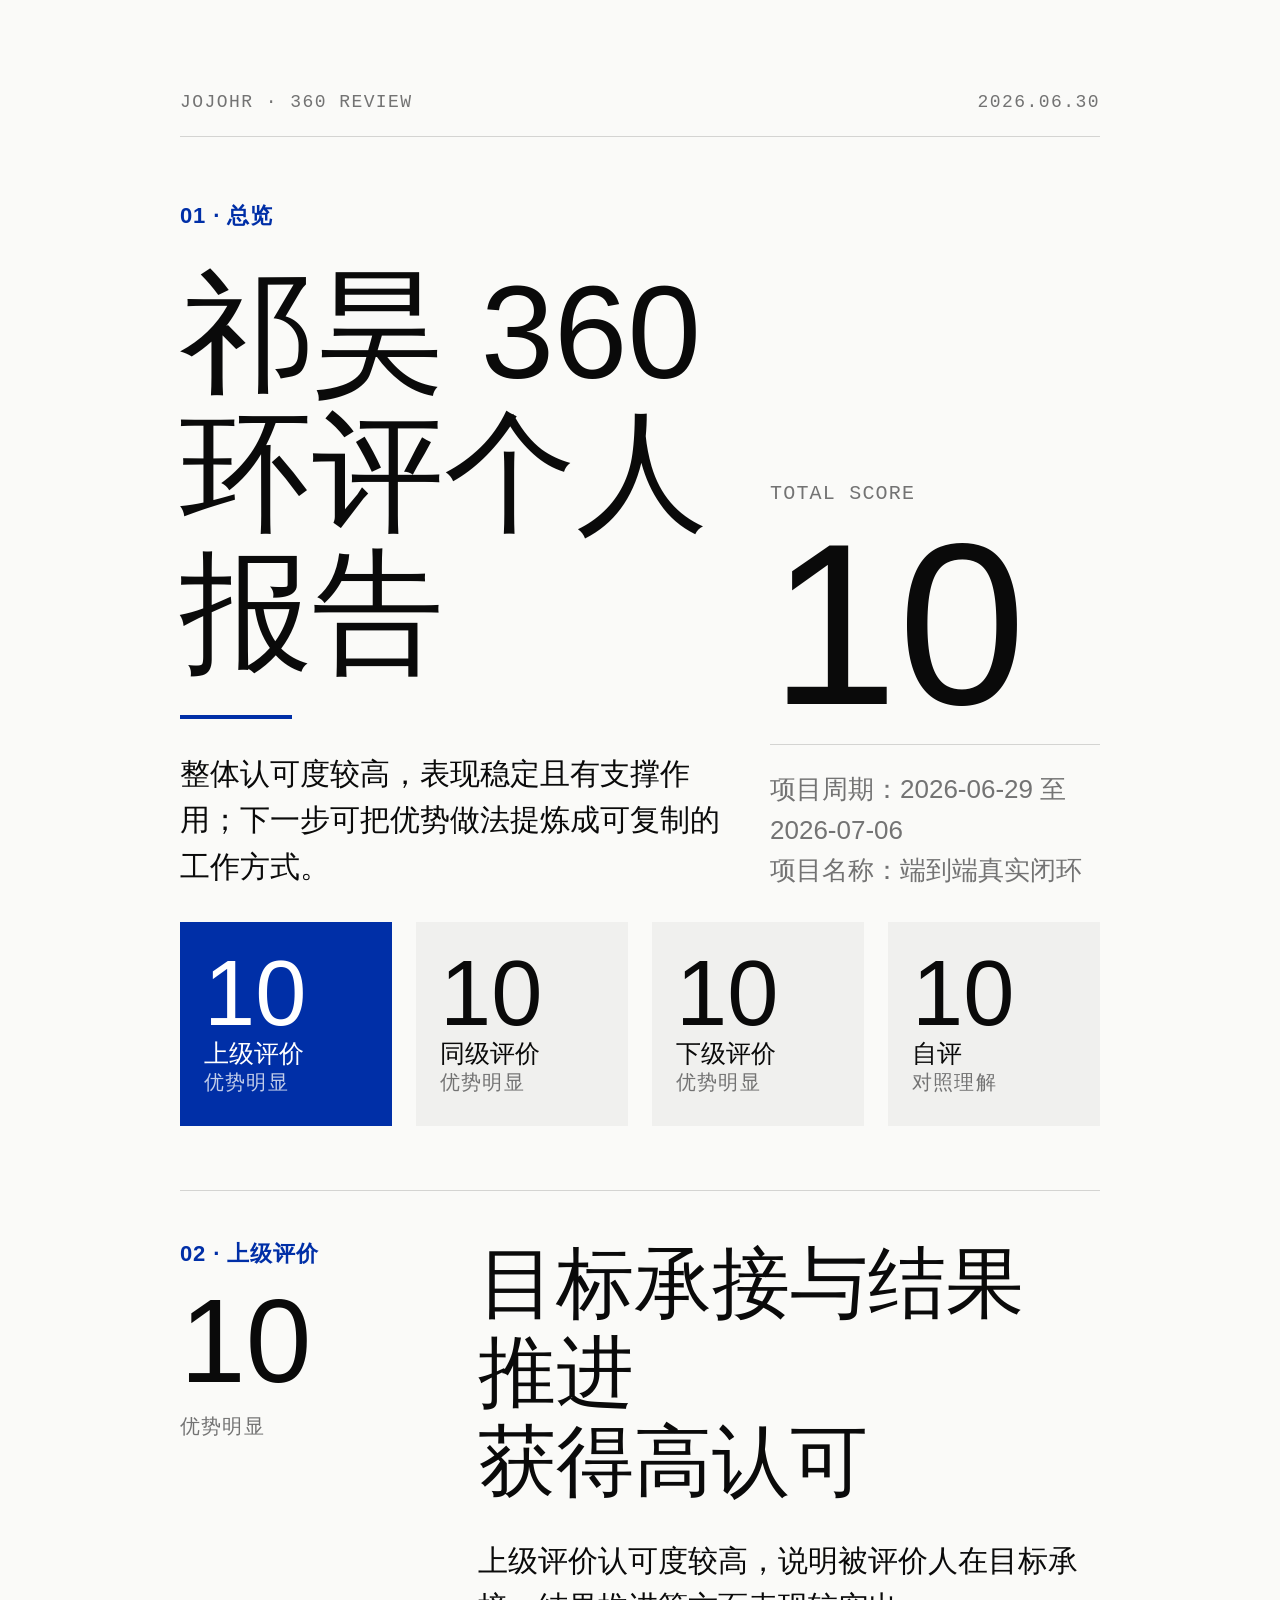
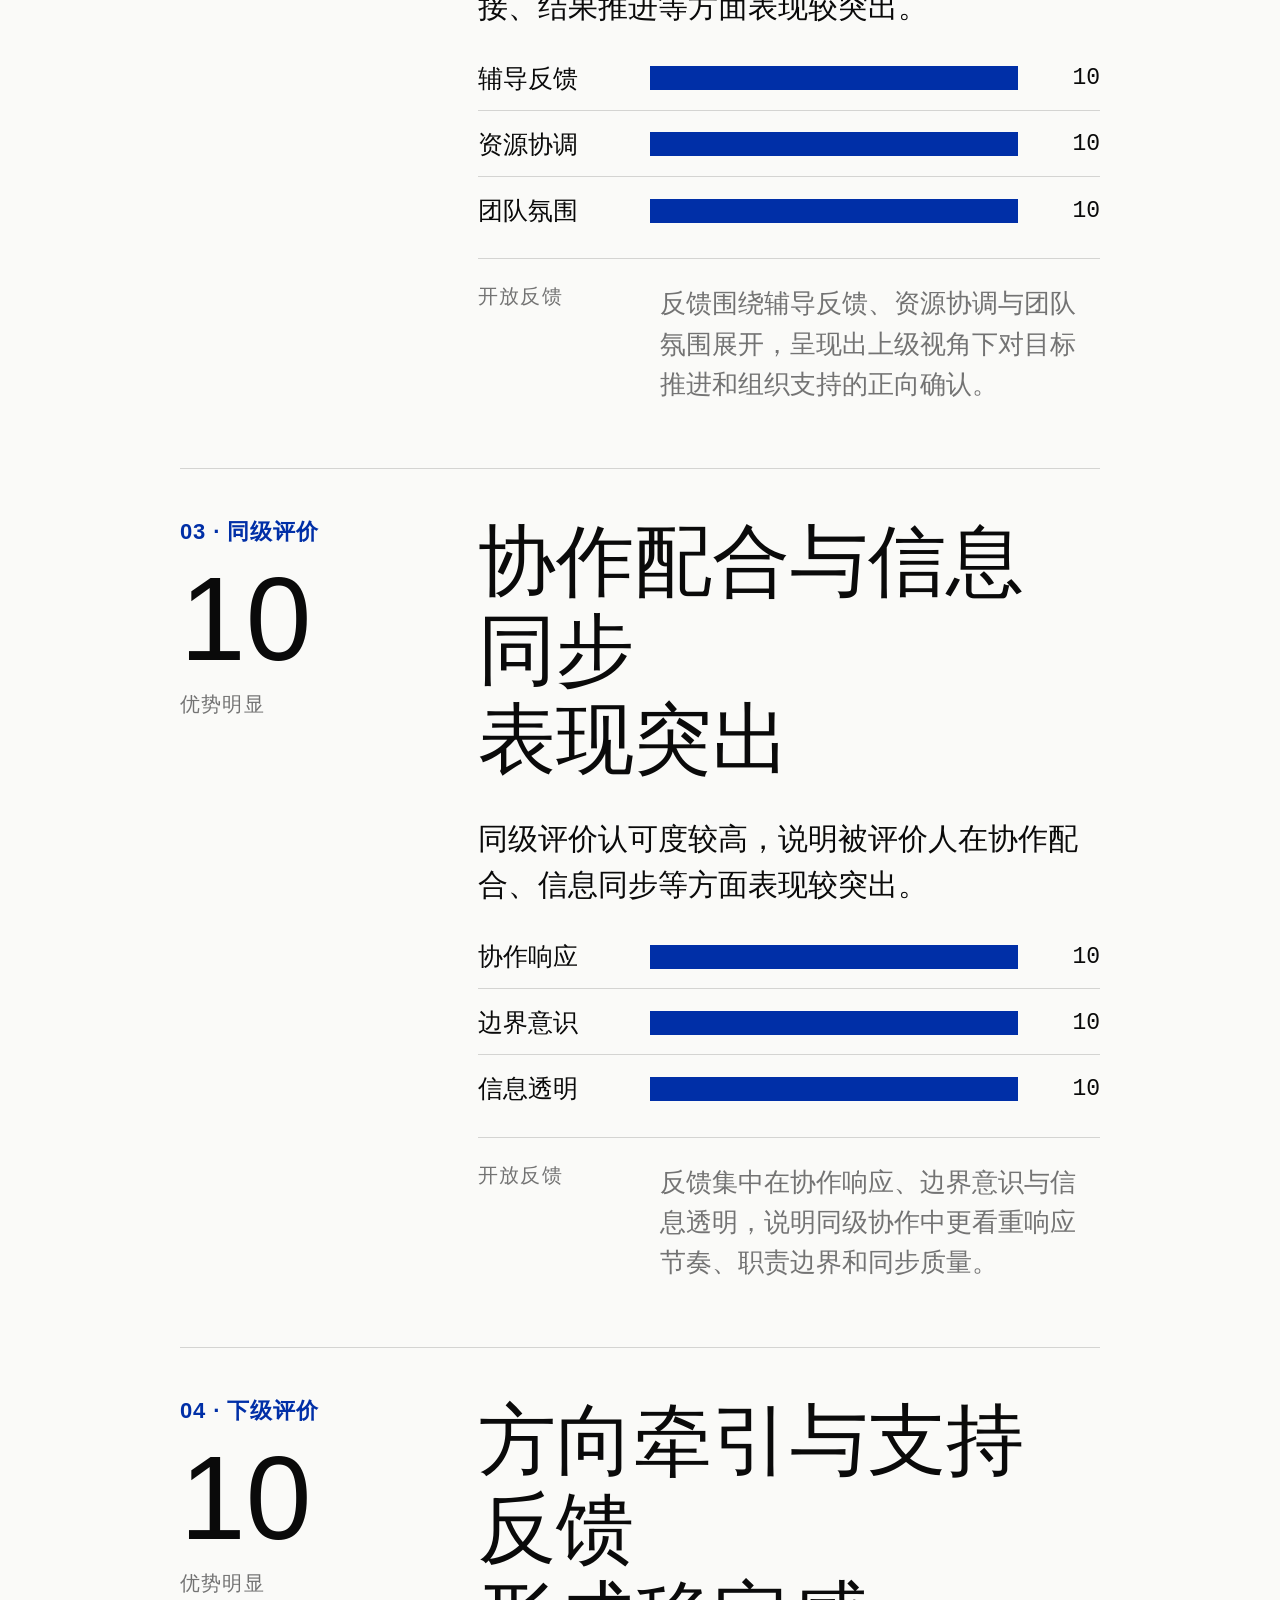
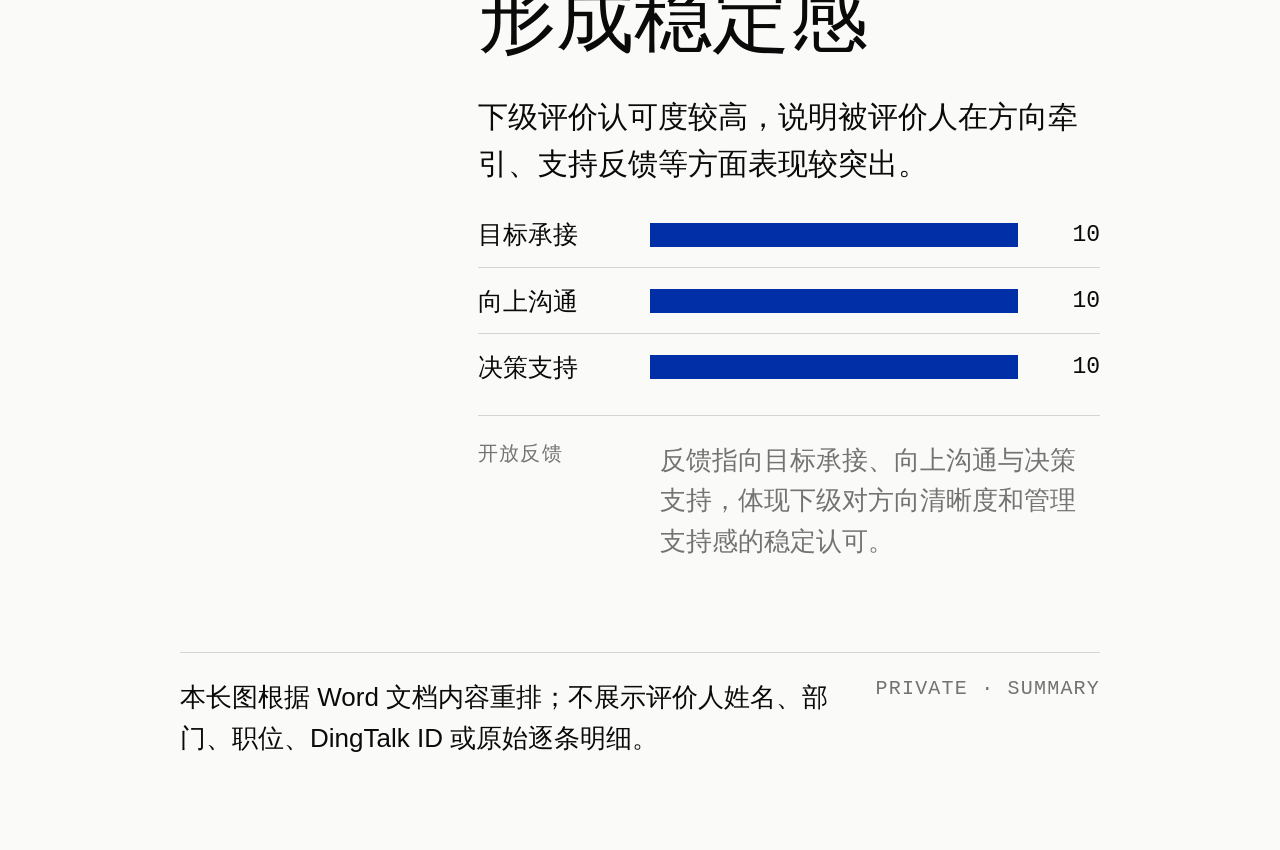
<file: social-card-qi-report-long/index.html>
<!doctype html>
<html lang="zh-CN" data-accent="ikb">
<head>
  <meta charset="utf-8">
  <title>祁昊 360 环评个人报告 · 长图</title>
  <meta name="viewport" content="width=device-width,initial-scale=1">
  <style>
    :root {
      --paper: #fafaf8;
      --ink: #0a0a0a;
      --grey-1: #f0f0ee;
      --grey-2: #d4d4d2;
      --grey-3: #737373;
      --accent: #002FA7;
      --accent-on: #ffffff;
      --sans: "Inter", "Helvetica Neue", Helvetica, "Noto Sans SC", -apple-system, "PingFang SC", "Microsoft YaHei UI", sans-serif;
      --sans-zh: "Noto Sans SC", -apple-system, "PingFang SC", "Microsoft YaHei UI", "Inter", sans-serif;
      --mono: "IBM Plex Mono", ui-monospace, "SF Mono", Consolas, monospace;
      --sp-4: 12px;
      --sp-5: 16px;
      --sp-6: 24px;
      --sp-7: 32px;
      --sp-8: 40px;
      --sp-9: 48px;
      --sp-10: 64px;
      --sp-11: 80px;
      --sp-12: 96px;
    }

    *, *::before, *::after { box-sizing: border-box; }
    html, body { margin: 0; padding: 0; }
    body {
      background: var(--paper);
      font-family: var(--sans);
      color: var(--ink);
      -webkit-font-smoothing: antialiased;
      padding: 0;
    }
    .sheet {
      display: flex;
      flex-direction: column;
      align-items: center;
      gap: 0;
    }
    .poster {
      position: relative;
      width: 1080px;
      height: 4050px;
      overflow: hidden;
      background: var(--paper);
      color: var(--ink);
      isolation: isolate;
    }
    .content {
      width: 100%;
      height: 100%;
      padding: 92px 80px;
      display: flex;
      flex-direction: column;
      gap: var(--sp-10);
      position: relative;
      z-index: 2;
    }
    .stack { display: flex; flex-direction: column; }
    .row { display: flex; flex-direction: row; }
    .gap-4 { gap: var(--sp-4); }
    .gap-5 { gap: var(--sp-5); }
    .gap-6 { gap: var(--sp-6); }
    .gap-7 { gap: var(--sp-7); }
    .gap-8 { gap: var(--sp-8); }
    .gap-9 { gap: var(--sp-9); }
    .grow { flex: 1; }
    .chrome-min {
      display: flex;
      justify-content: space-between;
      align-items: center;
      font-family: var(--mono);
      font-size: 18px;
      letter-spacing: .08em;
      text-transform: uppercase;
      color: var(--grey-3);
      padding-bottom: var(--sp-6);
      border-bottom: 1px solid var(--grey-2);
    }
    .t-cat {
      font-family: var(--sans);
      font-weight: 600;
      font-size: 22px;
      letter-spacing: .04em;
      text-transform: uppercase;
      color: var(--accent);
      margin: 0;
    }
    .t-meta {
      font-family: var(--mono);
      font-weight: 500;
      font-size: 20px;
      letter-spacing: .06em;
      text-transform: uppercase;
      color: var(--grey-3);
      margin: 0;
    }
    .h-statement {
      font-family: var(--sans);
      font-weight: 200;
      font-size: 132px;
      line-height: 1.06;
      letter-spacing: 0;
      margin: 0;
      color: var(--ink);
    }
    .h-xl {
      font-family: var(--sans);
      font-weight: 300;
      font-size: 78px;
      line-height: 1.14;
      letter-spacing: 0;
      margin: 0;
      color: var(--ink);
    }
    .h-md {
      font-family: var(--sans);
      font-weight: 400;
      font-size: 46px;
      line-height: 1.2;
      letter-spacing: 0;
      margin: 0;
      color: var(--ink);
    }
    .lead {
      font-family: var(--sans-zh);
      font-size: 30px;
      font-weight: 400;
      line-height: 1.55;
      margin: 0;
    }
    .body {
      font-family: var(--sans-zh);
      font-size: 26px;
      font-weight: 400;
      line-height: 1.55;
      margin: 0;
    }
    .num-mega {
      font-family: var(--sans);
      font-size: 230px;
      font-weight: 200;
      line-height: .9;
      letter-spacing: 0;
      margin: 0;
    }
    .num-xl {
      font-family: var(--sans);
      font-size: 118px;
      font-weight: 200;
      line-height: .95;
      letter-spacing: 0;
      margin: 0;
    }
    .hr-accent {
      width: 112px;
      height: 4px;
      border: 0;
      background: var(--accent);
      margin: 0;
    }
    .section {
      display: flex;
      flex-direction: column;
      gap: var(--sp-7);
    }
    .hero-grid {
      display: grid;
      grid-template-columns: 1fr 330px;
      gap: var(--sp-9);
      align-items: end;
    }
    .hero-note {
      border-top: 1px solid var(--grey-2);
      padding-top: var(--sp-6);
      color: var(--grey-3);
    }
    .kpi-row {
      display: grid;
      grid-template-columns: repeat(4, 1fr);
      gap: var(--sp-6);
    }
    .kpi {
      background: var(--grey-1);
      padding: 28px 24px 30px;
      min-height: 188px;
      display: flex;
      flex-direction: column;
      justify-content: space-between;
    }
    .kpi.accent {
      background: var(--accent);
      color: var(--accent-on);
    }
    .kpi.accent .t-meta { color: rgba(255,255,255,.76); }
    .kpi .score {
      font-family: var(--sans);
      font-size: 92px;
      font-weight: 200;
      line-height: .95;
      margin: 0;
      letter-spacing: 0;
    }
    .kpi .label {
      font-family: var(--sans-zh);
      font-size: 25px;
      font-weight: 500;
      line-height: 1.25;
      margin: 0;
    }
    .bar-list {
      display: grid;
      gap: 22px;
    }
    .mini-bars {
      display: grid;
      gap: 18px;
    }
    .mini-bars .bar-row {
      grid-template-columns: 150px 1fr 60px;
      gap: 22px;
      padding-bottom: 16px;
    }
    .mini-bars .bar-label {
      font-size: 25px;
    }
    .mini-bars .track {
      height: 24px;
    }
    .mini-bars .bar-val {
      font-size: 23px;
    }
    .bar-row {
      display: grid;
      grid-template-columns: 190px 1fr 74px;
      gap: var(--sp-6);
      align-items: center;
      padding-bottom: 20px;
      border-bottom: 1px solid var(--grey-2);
    }
    .bar-row:last-child { border-bottom: 0; padding-bottom: 0; }
    .bar-label {
      font-family: var(--sans-zh);
      font-size: 29px;
      font-weight: 500;
      line-height: 1.25;
    }
    .track {
      height: 30px;
      background: var(--grey-1);
      position: relative;
    }
    .fill {
      position: absolute;
      inset: 0 auto 0 0;
      width: var(--w);
      background: var(--accent);
    }
    .bar-val {
      font-family: var(--mono);
      font-size: 26px;
      font-weight: 500;
      text-align: right;
    }
    .matrix {
      display: grid;
      grid-template-columns: repeat(3, 1fr);
      gap: var(--sp-5);
    }
    .cell {
      background: var(--grey-1);
      min-height: 142px;
      padding: 23px 22px;
      display: flex;
      flex-direction: column;
      justify-content: space-between;
      gap: var(--sp-5);
    }
    .cell .nb {
      font-family: var(--mono);
      font-size: 17px;
      letter-spacing: .08em;
      color: var(--grey-3);
      margin: 0;
    }
    .cell .title {
      font-family: var(--sans-zh);
      font-size: 26px;
      font-weight: 500;
      line-height: 1.28;
      margin: 0;
    }
    .cell .sub {
      font-family: var(--sans-zh);
      font-size: 20px;
      font-weight: 400;
      line-height: 1.35;
      color: var(--grey-3);
      margin: 0;
    }
    .quote-band {
      display: grid;
      grid-template-columns: 230px 1fr;
      gap: var(--sp-8);
      padding: 42px 0;
      border-top: 1px solid var(--grey-2);
      border-bottom: 1px solid var(--grey-2);
      align-items: start;
    }
    .eval-section {
      display: grid;
      grid-template-columns: 250px 1fr;
      gap: var(--sp-9);
      padding-top: var(--sp-9);
      border-top: 1px solid var(--grey-2);
    }
    .eval-side {
      display: flex;
      flex-direction: column;
      gap: var(--sp-5);
    }
    .eval-main {
      display: flex;
      flex-direction: column;
      gap: var(--sp-7);
    }
    .commentary-band {
      border-top: 1px solid var(--grey-2);
      padding-top: var(--sp-6);
      display: grid;
      grid-template-columns: 150px 1fr;
      gap: var(--sp-7);
      align-items: start;
    }
    .commentary-band .body {
      color: var(--grey-3);
    }
    .feedback {
      border: 1px solid var(--grey-2);
      padding: 26px 26px 28px;
      min-height: 205px;
      display: flex;
      flex-direction: column;
      gap: var(--sp-5);
    }
    .feedback h3 {
      font-family: var(--sans-zh);
      font-size: 30px;
      font-weight: 500;
      line-height: 1.2;
      margin: 0;
    }
    .feedback p {
      font-family: var(--sans-zh);
      font-size: 23px;
      font-weight: 400;
      line-height: 1.45;
      color: var(--grey-3);
      margin: 0;
    }
    .foot {
      margin-top: auto;
      border-top: 1px solid var(--grey-2);
      padding-top: var(--sp-6);
      display: grid;
      grid-template-columns: 1fr auto;
      gap: var(--sp-7);
      align-items: start;
    }
  </style>
</head>
<body>
  <main class="sheet">
    <section class="poster long" id="long-qi-report">
      <div class="content">
        <div class="chrome-min">
          <span>JOJOHR · 360 REVIEW</span>
          <span>2026.06.30</span>
        </div>

        <section class="section">
          <div class="hero-grid">
            <div class="stack gap-7">
              <p class="t-cat">01 · 总览</p>
              <h1 class="h-statement">祁昊 360<br>环评个人报告</h1>
              <hr class="hr-accent">
              <p class="lead">整体认可度较高，表现稳定且有支撑作用；下一步可把优势做法提炼成可复制的工作方式。</p>
            </div>
            <div class="stack gap-5">
              <p class="t-meta">Total Score</p>
              <p class="num-mega">10</p>
              <p class="hero-note body">项目周期：2026-06-29 至 2026-07-06<br>项目名称：端到端真实闭环</p>
            </div>
          </div>
          <div class="kpi-row">
            <div class="kpi accent">
              <p class="score">10</p>
              <p class="label">上级评价</p>
              <p class="t-meta">优势明显</p>
            </div>
            <div class="kpi">
              <p class="score">10</p>
              <p class="label">同级评价</p>
              <p class="t-meta">优势明显</p>
            </div>
            <div class="kpi">
              <p class="score">10</p>
              <p class="label">下级评价</p>
              <p class="t-meta">优势明显</p>
            </div>
            <div class="kpi">
              <p class="score">10</p>
              <p class="label">自评</p>
              <p class="t-meta">对照理解</p>
            </div>
          </div>
        </section>

        <section class="eval-section">
          <div class="eval-side">
            <p class="t-cat">02 · 上级评价</p>
            <p class="num-xl">10</p>
            <p class="t-meta">优势明显</p>
          </div>
          <div class="eval-main">
            <h2 class="h-xl">目标承接与结果推进<br>获得高认可</h2>
            <p class="lead">上级评价认可度较高，说明被评价人在目标承接、结果推进等方面表现较突出。</p>
            <div class="mini-bars">
              <div class="bar-row"><div class="bar-label">辅导反馈</div><div class="track"><div class="fill" style="--w:100%"></div></div><div class="bar-val">10</div></div>
              <div class="bar-row"><div class="bar-label">资源协调</div><div class="track"><div class="fill" style="--w:100%"></div></div><div class="bar-val">10</div></div>
              <div class="bar-row"><div class="bar-label">团队氛围</div><div class="track"><div class="fill" style="--w:100%"></div></div><div class="bar-val">10</div></div>
            </div>
            <div class="commentary-band">
              <p class="t-meta">开放反馈</p>
              <p class="body">反馈围绕辅导反馈、资源协调与团队氛围展开，呈现出上级视角下对目标推进和组织支持的正向确认。</p>
            </div>
          </div>
        </section>

        <section class="eval-section">
          <div class="eval-side">
            <p class="t-cat">03 · 同级评价</p>
            <p class="num-xl">10</p>
            <p class="t-meta">优势明显</p>
          </div>
          <div class="eval-main">
            <h2 class="h-xl">协作配合与信息同步<br>表现突出</h2>
            <p class="lead">同级评价认可度较高，说明被评价人在协作配合、信息同步等方面表现较突出。</p>
            <div class="mini-bars">
              <div class="bar-row"><div class="bar-label">协作响应</div><div class="track"><div class="fill" style="--w:100%"></div></div><div class="bar-val">10</div></div>
              <div class="bar-row"><div class="bar-label">边界意识</div><div class="track"><div class="fill" style="--w:100%"></div></div><div class="bar-val">10</div></div>
              <div class="bar-row"><div class="bar-label">信息透明</div><div class="track"><div class="fill" style="--w:100%"></div></div><div class="bar-val">10</div></div>
            </div>
            <div class="commentary-band">
              <p class="t-meta">开放反馈</p>
              <p class="body">反馈集中在协作响应、边界意识与信息透明，说明同级协作中更看重响应节奏、职责边界和同步质量。</p>
            </div>
          </div>
        </section>

        <section class="eval-section">
          <div class="eval-side">
            <p class="t-cat">04 · 下级评价</p>
            <p class="num-xl">10</p>
            <p class="t-meta">优势明显</p>
          </div>
          <div class="eval-main">
            <h2 class="h-xl">方向牵引与支持反馈<br>形成稳定感</h2>
            <p class="lead">下级评价认可度较高，说明被评价人在方向牵引、支持反馈等方面表现较突出。</p>
            <div class="mini-bars">
              <div class="bar-row"><div class="bar-label">目标承接</div><div class="track"><div class="fill" style="--w:100%"></div></div><div class="bar-val">10</div></div>
              <div class="bar-row"><div class="bar-label">向上沟通</div><div class="track"><div class="fill" style="--w:100%"></div></div><div class="bar-val">10</div></div>
              <div class="bar-row"><div class="bar-label">决策支持</div><div class="track"><div class="fill" style="--w:100%"></div></div><div class="bar-val">10</div></div>
            </div>
            <div class="commentary-band">
              <p class="t-meta">开放反馈</p>
              <p class="body">反馈指向目标承接、向上沟通与决策支持，体现下级对方向清晰度和管理支持感的稳定认可。</p>
            </div>
          </div>
        </section>

        <div class="foot">
          <p class="body">本长图根据 Word 文档内容重排；不展示评价人姓名、部门、职位、DingTalk ID 或原始逐条明细。</p>
          <p class="t-meta">PRIVATE · SUMMARY</p>
        </div>
      </div>
    </section>
  </main>
</body>
</html>
</file>
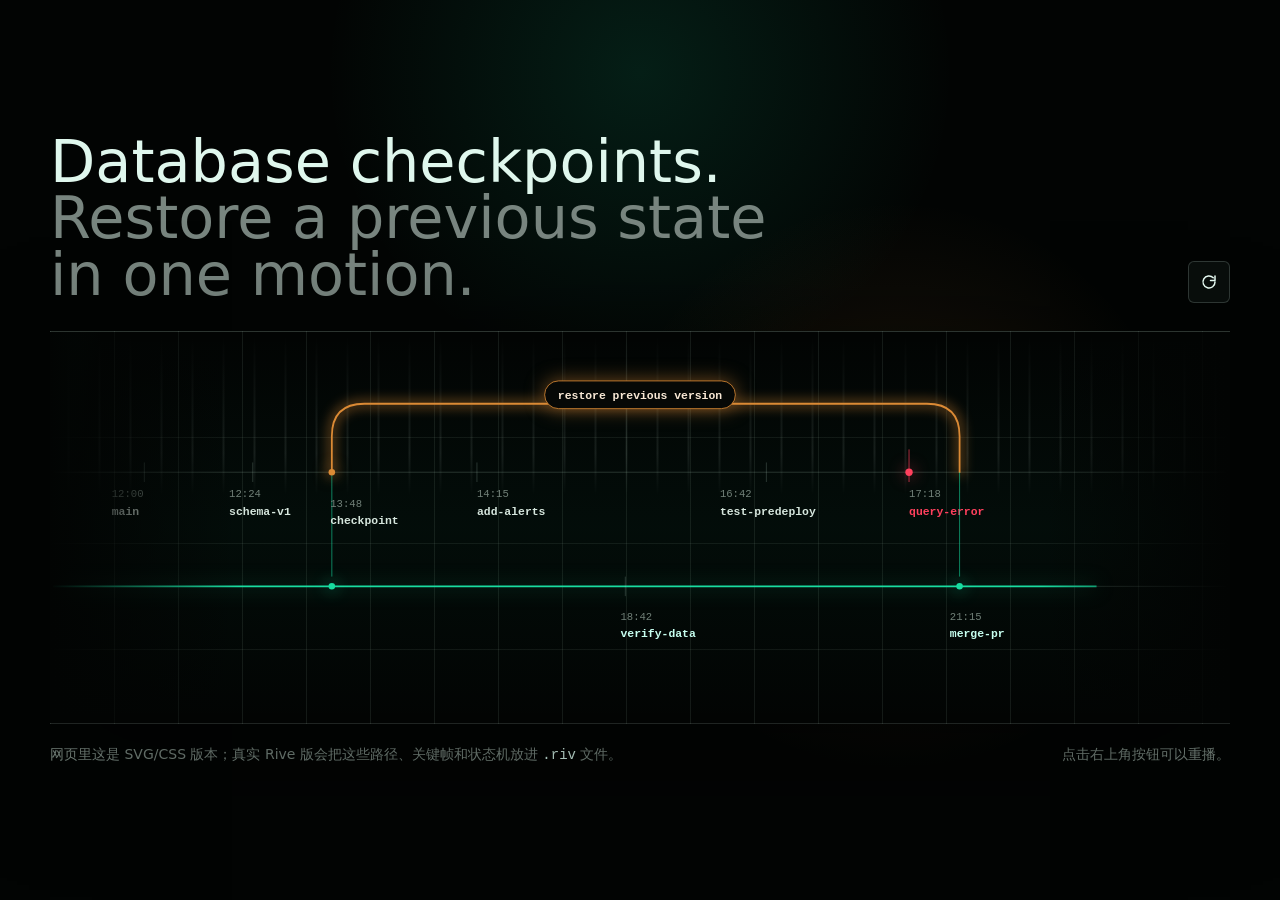
<file: visual-lab/rive-style-demo/index.html>
<!doctype html>
<html lang="zh-CN">
  <head>
    <meta charset="utf-8" />
    <meta name="viewport" content="width=device-width, initial-scale=1" />
    <title>Rive-style Timeline Rollback Demo</title>
    <style>
      :root {
        color-scheme: dark;
        --bg: #020403;
        --panel: #070a09;
        --text: #f4fff9;
        --muted: #718078;
        --soft: #26322c;
        --grid: rgba(150, 180, 162, 0.12);
        --green: #18dca0;
        --orange: #db8a35;
        --red: #ff405d;
      }

      * {
        box-sizing: border-box;
      }

      body {
        margin: 0;
        min-height: 100vh;
        overflow-x: hidden;
        background:
          radial-gradient(circle at 50% 8%, rgba(24, 220, 160, 0.12), transparent 30%),
          radial-gradient(circle at 70% 54%, rgba(219, 138, 53, 0.12), transparent 28%),
          var(--bg);
        color: var(--text);
        font-family:
          Inter, ui-sans-serif, system-ui, -apple-system, BlinkMacSystemFont, "Segoe UI",
          sans-serif;
      }

      main {
        display: grid;
        min-height: 100vh;
        place-items: center;
        padding: 56px 24px;
        width: 100%;
      }

      .demo {
        min-width: 0;
        width: min(1180px, 100%);
      }

      .intro {
        display: flex;
        min-width: 0;
        align-items: end;
        justify-content: space-between;
        gap: 32px;
        margin-bottom: 28px;
      }

      h1 {
        min-width: 0;
        max-width: 760px;
        margin: 0;
        color: #dff7ed;
        font-size: clamp(28px, 4.6vw, 62px);
        font-weight: 520;
        letter-spacing: 0;
        line-height: 0.96;
      }

      h1 span {
        color: #78857f;
      }

      .controls {
        display: flex;
        flex: none;
        gap: 10px;
      }

      button {
        display: inline-grid;
        width: 42px;
        height: 42px;
        place-items: center;
        border: 1px solid rgba(223, 247, 237, 0.18);
        border-radius: 6px;
        background: #090e0c;
        color: #eafff6;
        cursor: pointer;
        transition:
          border-color 180ms ease,
          background 180ms ease,
          transform 180ms ease;
      }

      button:hover {
        border-color: rgba(24, 220, 160, 0.58);
        background: #101713;
        transform: translateY(-1px);
      }

      button svg {
        width: 18px;
        height: 18px;
      }

      .stage {
        position: relative;
        contain: paint;
        overflow: hidden;
        width: 100%;
        aspect-ratio: 1920 / 640;
        min-height: 330px;
        border-top: 1px solid rgba(207, 234, 220, 0.14);
        border-bottom: 1px solid rgba(207, 234, 220, 0.14);
        background:
          linear-gradient(90deg, var(--grid) 1px, transparent 1px) 0 0 / 64px 100%,
          linear-gradient(0deg, rgba(150, 180, 162, 0.1) 1px, transparent 1px) 0 0 / 100% 106px,
          linear-gradient(180deg, transparent, rgba(24, 220, 160, 0.04) 50%, transparent),
          #020403;
        box-shadow: 0 36px 120px rgba(0, 0, 0, 0.45);
        isolation: isolate;
      }

      .stage::before,
      .stage::after {
        position: absolute;
        inset: 0;
        pointer-events: none;
        content: "";
      }

      .stage::before {
        background: linear-gradient(90deg, #020403 0%, transparent 16%, transparent 84%, #020403 100%);
        z-index: 3;
      }

      .stage::after {
        background-image: repeating-linear-gradient(
          90deg,
          transparent 0 17px,
          rgba(223, 247, 237, 0.2) 18px 19px,
          transparent 20px 31px
        );
        mask-image: linear-gradient(180deg, transparent 0, black 31%, transparent 42%);
        opacity: 0.46;
        z-index: 1;
      }

      .timeline {
        position: absolute;
        inset: 0;
        z-index: 2;
        width: 100%;
        height: 100%;
      }

      .axis {
        stroke: rgba(191, 221, 207, 0.24);
        stroke-width: 1;
      }

      .green-line {
        filter: drop-shadow(0 0 12px rgba(24, 220, 160, 0.55));
        stroke: var(--green);
        stroke-width: 2;
        stroke-dasharray: 1280;
        stroke-dashoffset: 1280;
        animation: draw-green 900ms ease-out 340ms forwards;
      }

      .restore-path,
      .restore-glow {
        fill: none;
        stroke-linecap: round;
        stroke-linejoin: round;
      }

      .restore-glow {
        filter: blur(7px);
        opacity: 0.65;
        stroke: rgba(219, 138, 53, 0.72);
        stroke-width: 9;
        stroke-dasharray: 915;
        stroke-dashoffset: 915;
        animation: draw-restore 1700ms cubic-bezier(0.64, 0, 0.28, 1) 980ms forwards;
      }

      .restore-path {
        stroke: var(--orange);
        stroke-width: 2.2;
        stroke-dasharray: 915;
        stroke-dashoffset: 915;
        animation: draw-restore 1700ms cubic-bezier(0.64, 0, 0.28, 1) 980ms forwards;
      }

      .event-line {
        opacity: 0;
        stroke: rgba(191, 221, 207, 0.26);
        stroke-width: 1;
        animation: fade-up 520ms ease forwards;
      }

      .event-line.green {
        stroke: rgba(24, 220, 160, 0.7);
      }

      .event-line.red {
        stroke: rgba(255, 64, 93, 0.82);
      }

      .dot {
        opacity: 0;
        transform-box: fill-box;
        transform-origin: center;
        animation: pop 580ms cubic-bezier(0.2, 1.4, 0.32, 1) forwards;
      }

      .dot.green {
        fill: var(--green);
        filter: drop-shadow(0 0 10px rgba(24, 220, 160, 0.8));
      }

      .dot.orange {
        fill: var(--orange);
        filter: drop-shadow(0 0 10px rgba(219, 138, 53, 0.8));
      }

      .dot.red {
        fill: var(--red);
        filter: drop-shadow(0 0 10px rgba(255, 64, 93, 0.85));
      }

      .label {
        opacity: 0;
        color: var(--muted);
        font-family: "SFMono-Regular", Consolas, "Liberation Mono", monospace;
        font-size: 13px;
        line-height: 1.5;
        animation: fade-up 620ms ease forwards;
      }

      .label strong {
        display: block;
        color: #d6e6dd;
        font-size: 14px;
        font-weight: 650;
      }

      .label.red strong {
        color: var(--red);
      }

      .label.green strong {
        color: #c7fff0;
      }

      .restore-label {
        opacity: 0;
        animation: fade-up 600ms ease 2200ms forwards;
      }

      .restore-label rect {
        fill: #060806;
        stroke: var(--orange);
        filter: drop-shadow(0 0 12px rgba(219, 138, 53, 0.5));
      }

      .restore-label text {
        fill: #f9e9d6;
        font-family: "SFMono-Regular", Consolas, "Liberation Mono", monospace;
        font-size: 14px;
        font-weight: 700;
      }

      .scan {
        position: absolute;
        top: 0;
        bottom: 0;
        left: -12%;
        z-index: 2;
        width: 160px;
        background: linear-gradient(90deg, transparent, rgba(24, 220, 160, 0.14), transparent);
        filter: blur(0.5px);
        transform: skewX(-10deg);
        animation: scan 4.6s ease-in-out infinite;
      }

      .caption {
        display: flex;
        justify-content: space-between;
        gap: 24px;
        margin-top: 18px;
        color: #7d8c84;
        font-size: 14px;
        line-height: 1.6;
      }

      .caption code {
        color: #d8f8ec;
        font-family: "SFMono-Regular", Consolas, "Liberation Mono", monospace;
      }

      @keyframes draw-green {
        to {
          stroke-dashoffset: 0;
        }
      }

      @keyframes draw-restore {
        to {
          stroke-dashoffset: 0;
        }
      }

      @keyframes fade-up {
        from {
          opacity: 0;
          transform: translateY(8px);
        }

        to {
          opacity: 1;
          transform: translateY(0);
        }
      }

      @keyframes pop {
        from {
          opacity: 0;
          transform: scale(0.35);
        }

        70% {
          opacity: 1;
          transform: scale(1.35);
        }

        to {
          opacity: 1;
          transform: scale(1);
        }
      }

      @keyframes scan {
        0% {
          transform: translateX(0) skewX(-10deg);
          opacity: 0;
        }

        18%,
        72% {
          opacity: 1;
        }

        100% {
          transform: translateX(900%) skewX(-10deg);
          opacity: 0;
        }
      }

      .stage.replay * {
        animation-name: none !important;
      }

      @media (max-width: 760px) {
        main {
          padding: 34px 14px;
        }

        .intro,
        .caption {
          align-items: start;
          flex-direction: column;
        }

        h1 {
          max-width: 100%;
          font-size: clamp(34px, 11vw, 46px);
          overflow-wrap: anywhere;
        }

        .controls {
          width: 100%;
        }

        button {
          width: 56px;
          height: 56px;
        }

        .stage {
          aspect-ratio: 1.12;
          min-height: 390px;
        }

        .timeline {
          left: 50%;
          width: 210%;
          transform: translateX(-50%);
        }

        .label {
          font-size: 11px;
        }

        .label strong {
          font-size: 12px;
        }
      }

      @media (prefers-reduced-motion: reduce) {
        *,
        *::before,
        *::after {
          animation-duration: 1ms !important;
          animation-iteration-count: 1 !important;
          scroll-behavior: auto !important;
          transition-duration: 1ms !important;
        }
      }
    </style>
  </head>
  <body>
    <main>
      <section class="demo" aria-labelledby="title">
        <div class="intro">
          <h1 id="title">Database checkpoints. <span>Restore a previous state in one motion.</span></h1>
          <div class="controls" aria-label="animation controls">
            <button id="play" type="button" aria-label="replay animation">
              <svg viewBox="0 0 24 24" aria-hidden="true">
                <path
                  d="M20 12a8 8 0 1 1-2.34-5.66M20 4v6h-6"
                  fill="none"
                  stroke="currentColor"
                  stroke-linecap="round"
                  stroke-linejoin="round"
                  stroke-width="2"
                />
              </svg>
            </button>
          </div>
        </div>

        <div id="stage" class="stage">
          <div class="scan"></div>
          <svg class="timeline" viewBox="0 0 1440 480" role="img" aria-labelledby="svg-title svg-desc">
            <title id="svg-title">Timeline rollback animation</title>
            <desc id="svg-desc">A checkpoint is restored after a query error on a deployment timeline.</desc>

            <line class="axis" x1="0" x2="1440" y1="172" y2="172" />
            <line class="axis" x1="0" x2="1440" y1="312" y2="312" />

            <path class="green-line" d="M 0 312 L 1440 312" />
            <path class="restore-glow" d="M 382 88 H 1072 Q 1112 88 1112 128 V 172 M 382 88 Q 342 88 342 128 V 172" />
            <path class="restore-path" d="M 382 88 H 1072 Q 1112 88 1112 128 V 172 M 382 88 Q 342 88 342 128 V 172" />

            <g class="restore-label">
              <rect x="603" y="60" width="234" height="34" rx="17" />
              <text x="720" y="82" text-anchor="middle">restore previous version</text>
            </g>

            <g style="animation-delay: 500ms">
              <line class="event-line" x1="112" x2="112" y1="160" y2="184" style="animation-delay: 440ms" />
              <foreignObject x="72" y="190" width="126" height="58">
                <div class="label" style="animation-delay: 520ms" xmlns="http://www.w3.org/1999/xhtml">
                  <span>12:00</span><strong>main</strong>
                </div>
              </foreignObject>
            </g>

            <line class="event-line" x1="245" x2="245" y1="160" y2="184" style="animation-delay: 620ms" />
            <foreignObject x="216" y="190" width="132" height="58">
              <div class="label" style="animation-delay: 700ms" xmlns="http://www.w3.org/1999/xhtml">
                <span>12:24</span><strong>schema-v1</strong>
              </div>
            </foreignObject>

            <line class="event-line green" x1="342" x2="342" y1="172" y2="300" style="animation-delay: 860ms" />
            <circle class="dot orange" cx="342" cy="172" r="4" style="animation-delay: 1020ms" />
            <circle class="dot green" cx="342" cy="312" r="4" style="animation-delay: 1560ms" />
            <foreignObject x="340" y="202" width="148" height="58">
              <div class="label" style="animation-delay: 960ms" xmlns="http://www.w3.org/1999/xhtml">
                <span>13:48</span><strong>checkpoint</strong>
              </div>
            </foreignObject>

            <line class="event-line" x1="520" x2="520" y1="160" y2="184" style="animation-delay: 1160ms" />
            <foreignObject x="520" y="190" width="132" height="58">
              <div class="label" style="animation-delay: 1240ms" xmlns="http://www.w3.org/1999/xhtml">
                <span>14:15</span><strong>add-alerts</strong>
              </div>
            </foreignObject>

            <line class="event-line" x1="702" x2="702" y1="300" y2="324" style="animation-delay: 1360ms" />
            <foreignObject x="696" y="340" width="150" height="58">
              <div class="label green" style="animation-delay: 1440ms" xmlns="http://www.w3.org/1999/xhtml">
                <span>18:42</span><strong>verify-data</strong>
              </div>
            </foreignObject>

            <line class="event-line" x1="875" x2="875" y1="160" y2="184" style="animation-delay: 1500ms" />
            <foreignObject x="818" y="190" width="164" height="58">
              <div class="label" style="animation-delay: 1580ms" xmlns="http://www.w3.org/1999/xhtml">
                <span>16:42</span><strong>test-predeploy</strong>
              </div>
            </foreignObject>

            <line class="event-line red" x1="1050" x2="1050" y1="144" y2="184" style="animation-delay: 1700ms" />
            <circle class="dot red" cx="1050" cy="172" r="4.5" style="animation-delay: 1880ms" />
            <foreignObject x="1050" y="190" width="148" height="58">
              <div class="label red" style="animation-delay: 1820ms" xmlns="http://www.w3.org/1999/xhtml">
                <span>17:18</span><strong>query-error</strong>
              </div>
            </foreignObject>

            <line class="event-line green" x1="1112" x2="1112" y1="172" y2="300" style="animation-delay: 2160ms" />
            <circle class="dot green" cx="1112" cy="312" r="4" style="animation-delay: 2360ms" />
            <foreignObject x="1100" y="340" width="144" height="58">
              <div class="label green" style="animation-delay: 2300ms" xmlns="http://www.w3.org/1999/xhtml">
                <span>21:15</span><strong>merge-pr</strong>
              </div>
            </foreignObject>
          </svg>
        </div>

        <div class="caption">
          <span>网页里这是 SVG/CSS 版本；真实 Rive 版会把这些路径、关键帧和状态机放进 <code>.riv</code> 文件。</span>
          <span>点击右上角按钮可以重播。</span>
        </div>
      </section>
    </main>

    <script>
      const stage = document.querySelector("#stage");
      const playButton = document.querySelector("#play");

      playButton.addEventListener("click", () => {
        stage.classList.add("replay");
        window.requestAnimationFrame(() => {
          window.requestAnimationFrame(() => {
            stage.classList.remove("replay");
          });
        });
      });
    </script>
  </body>
</html>
</file>
